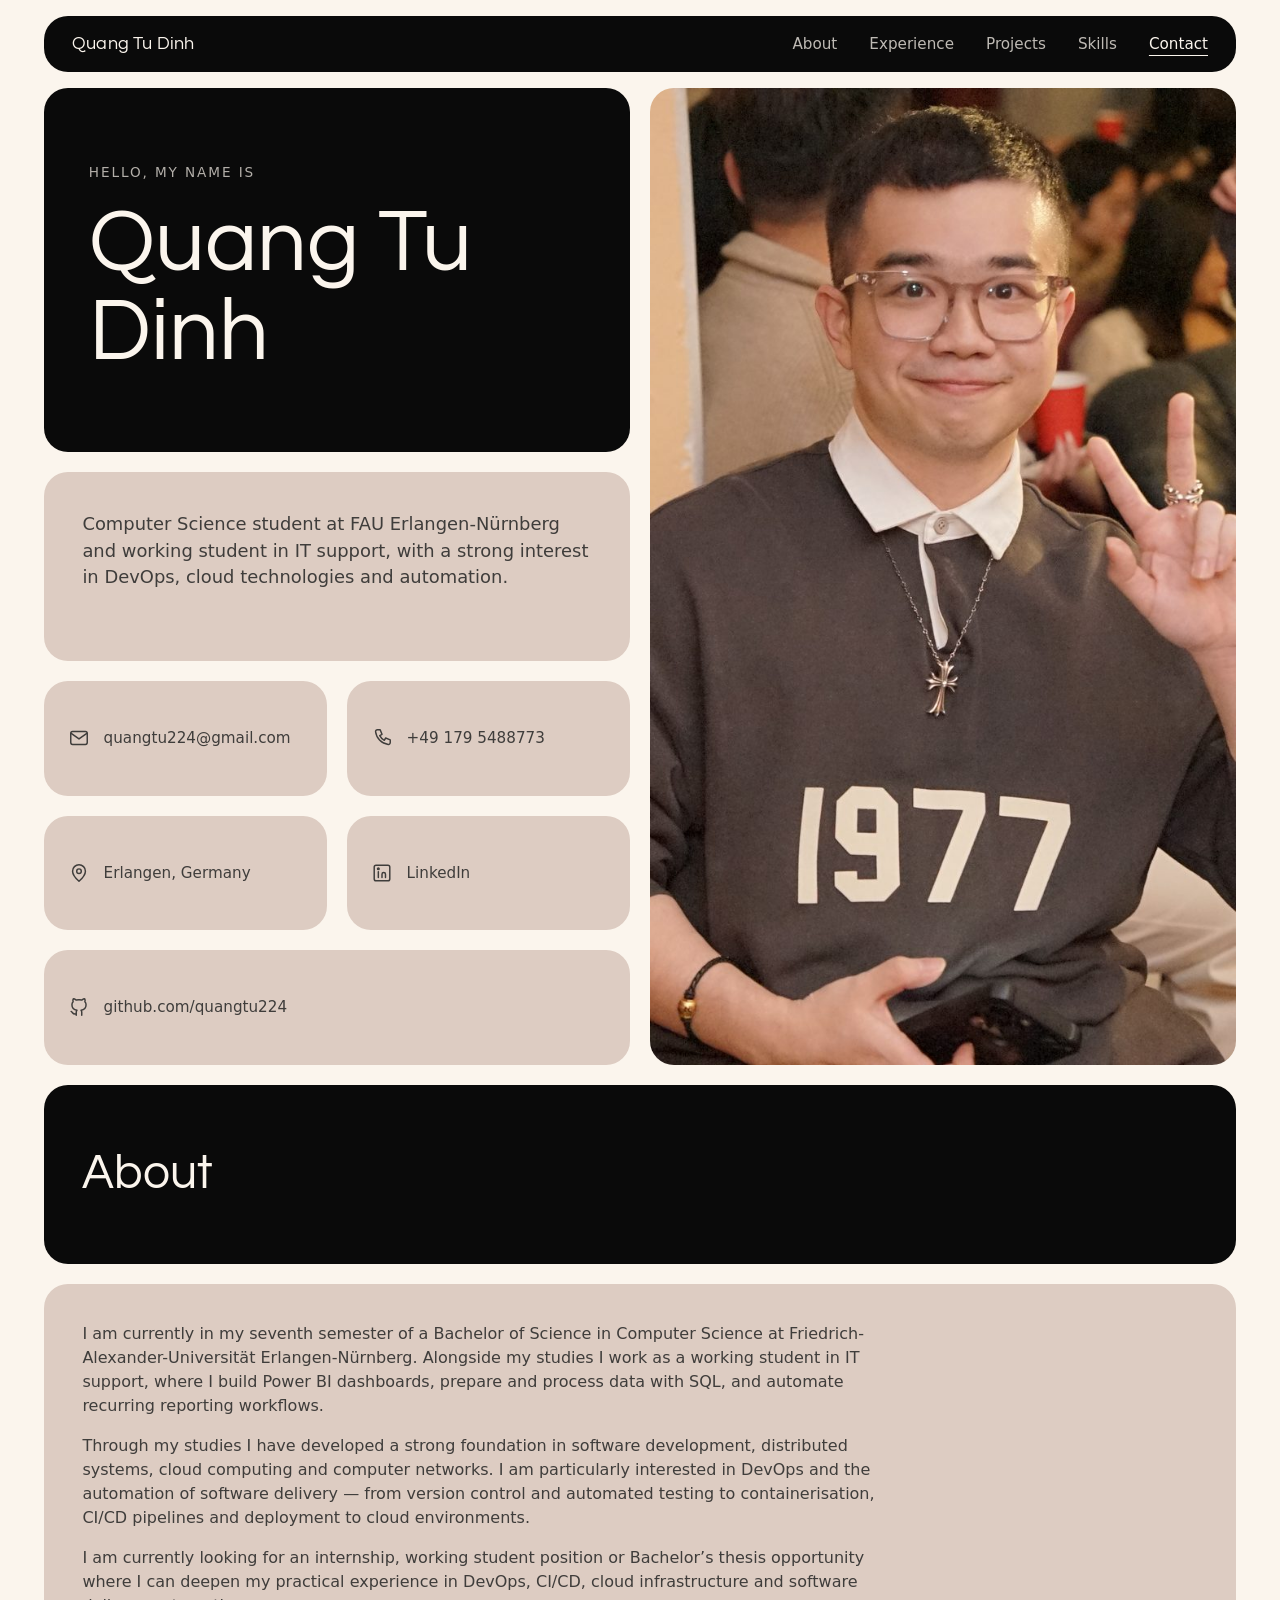
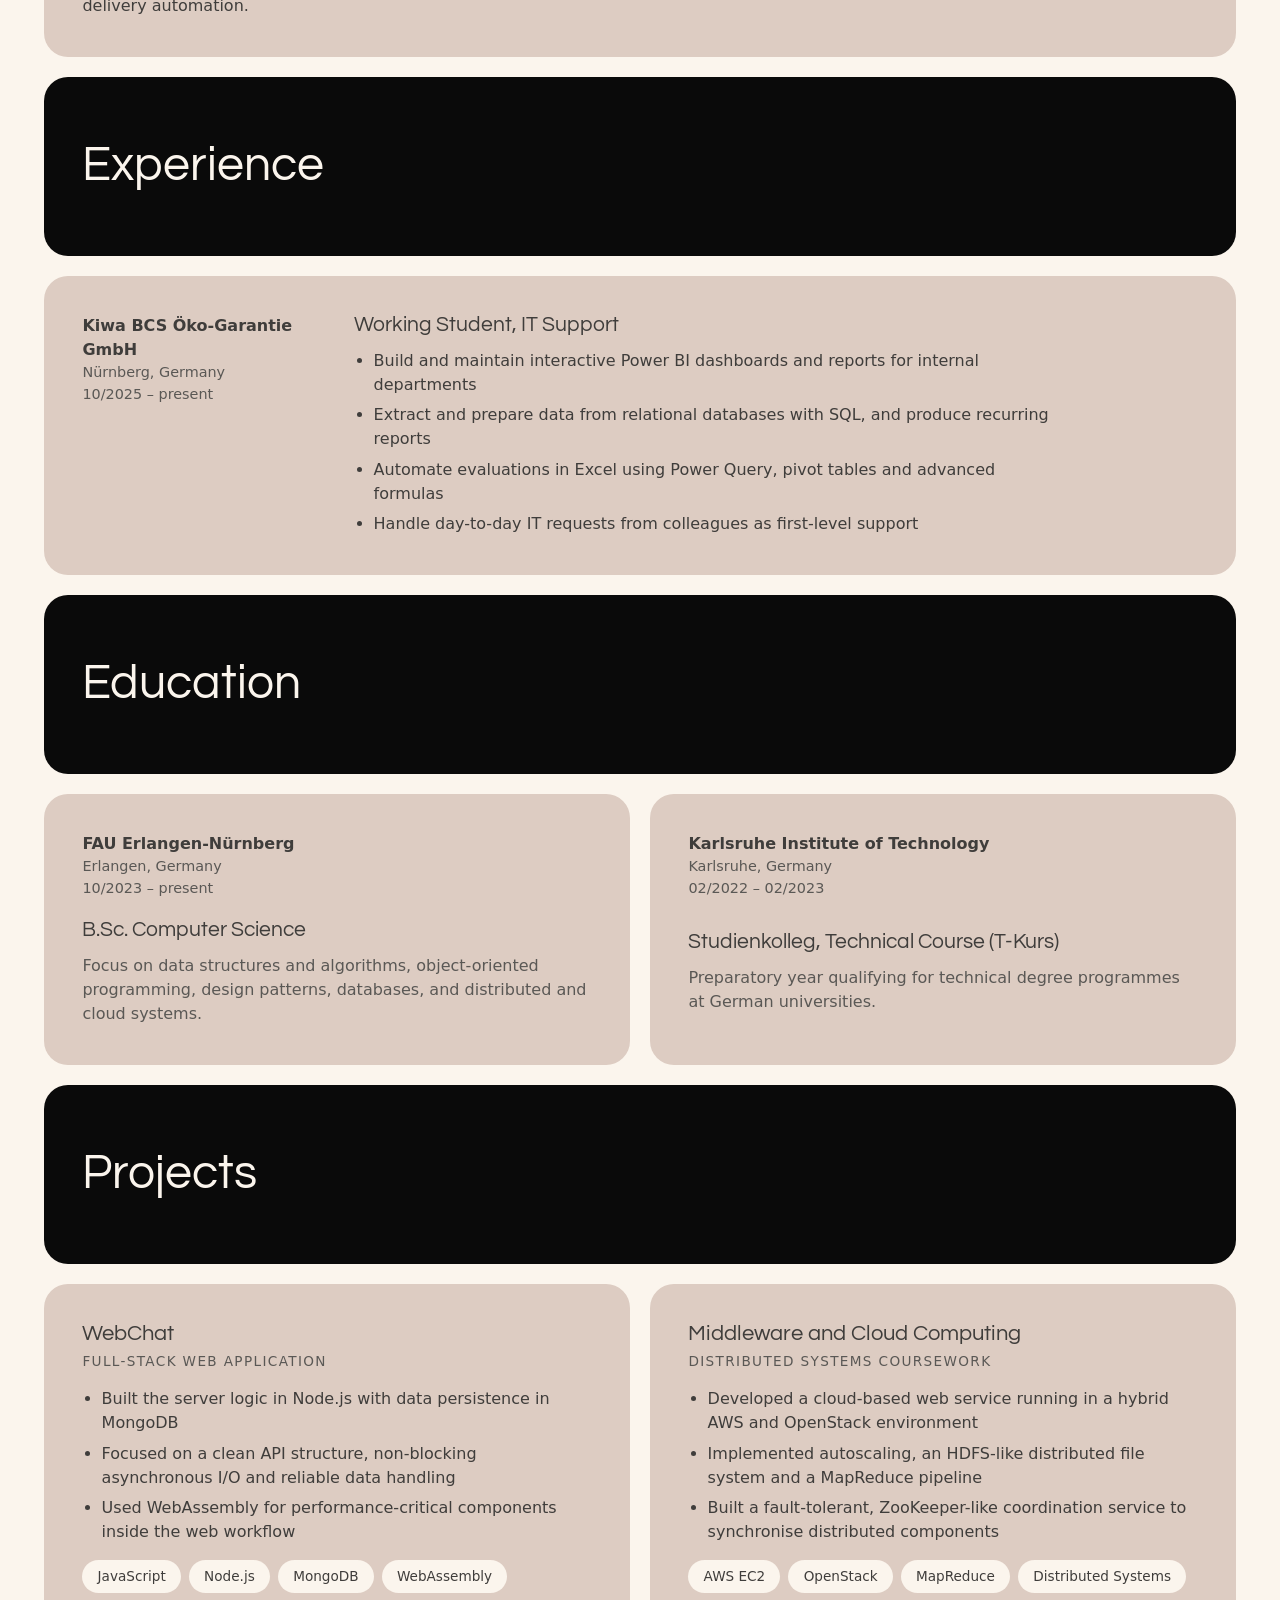
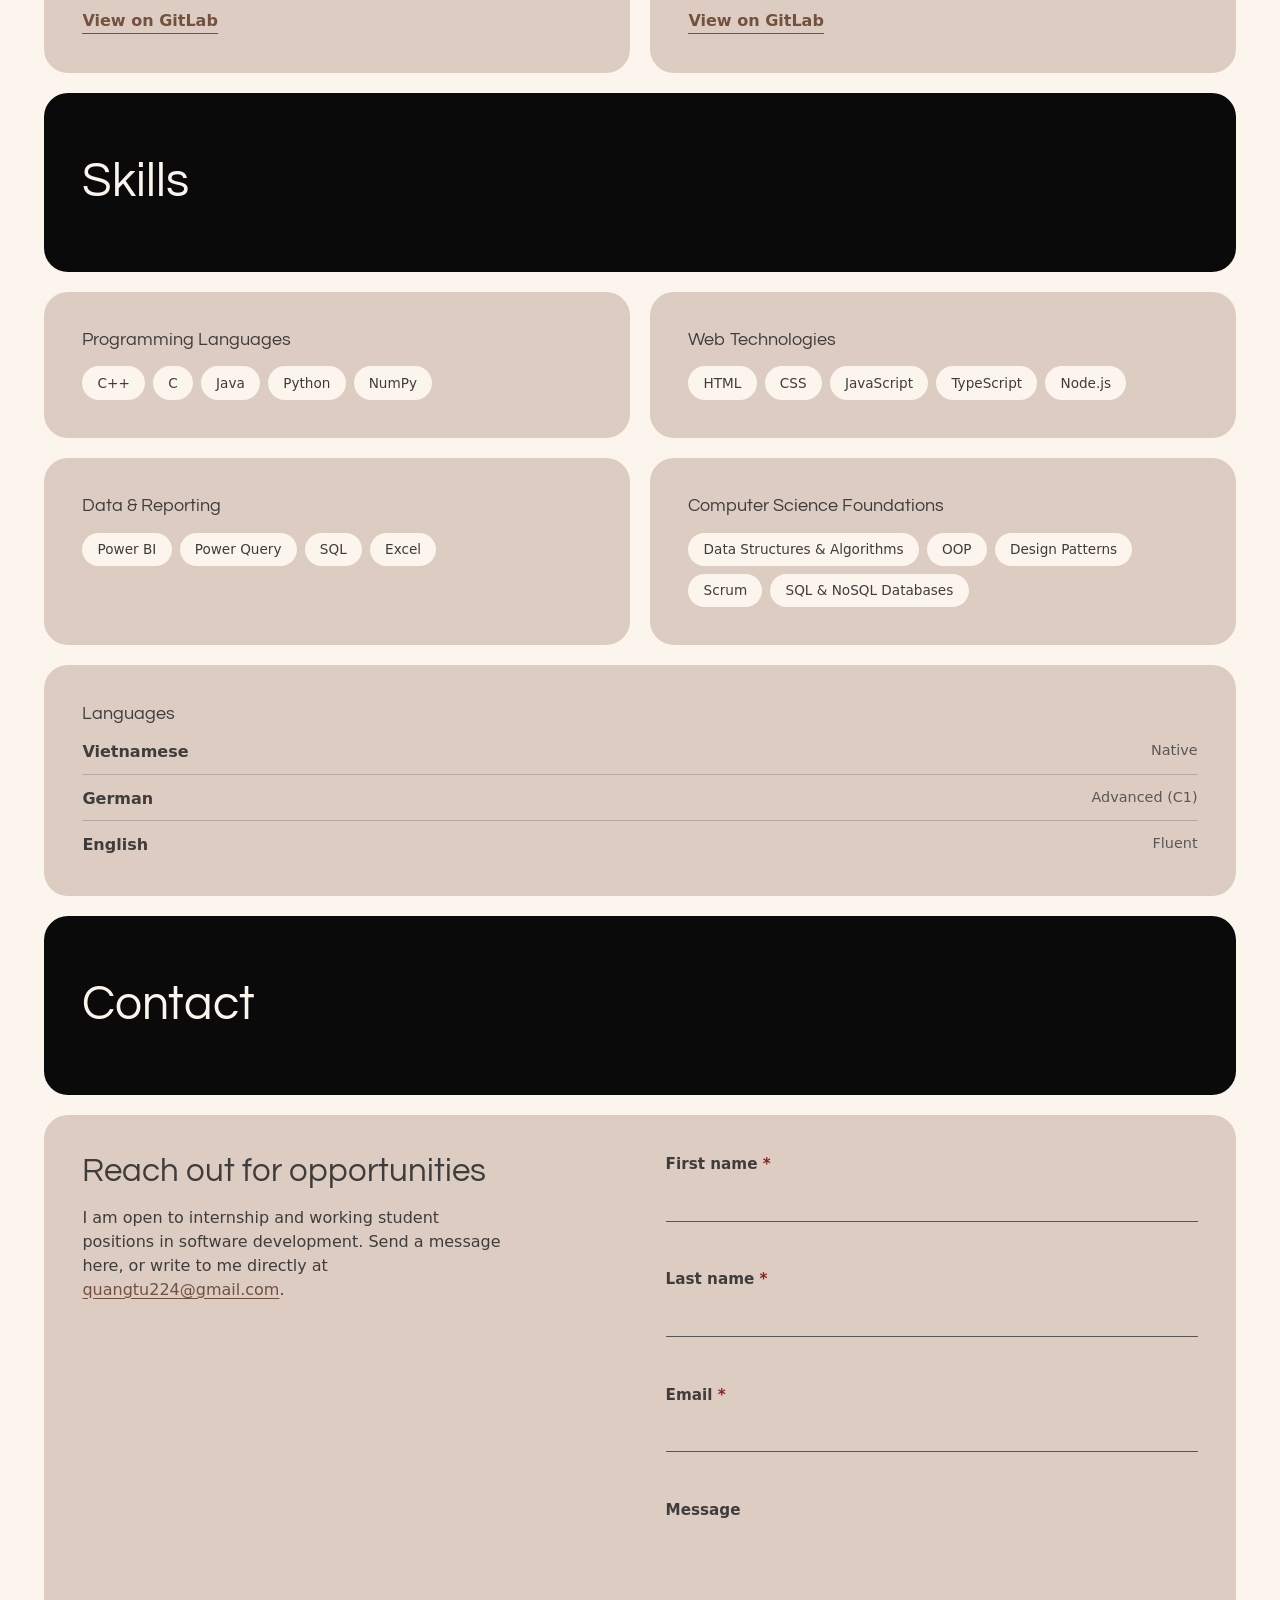
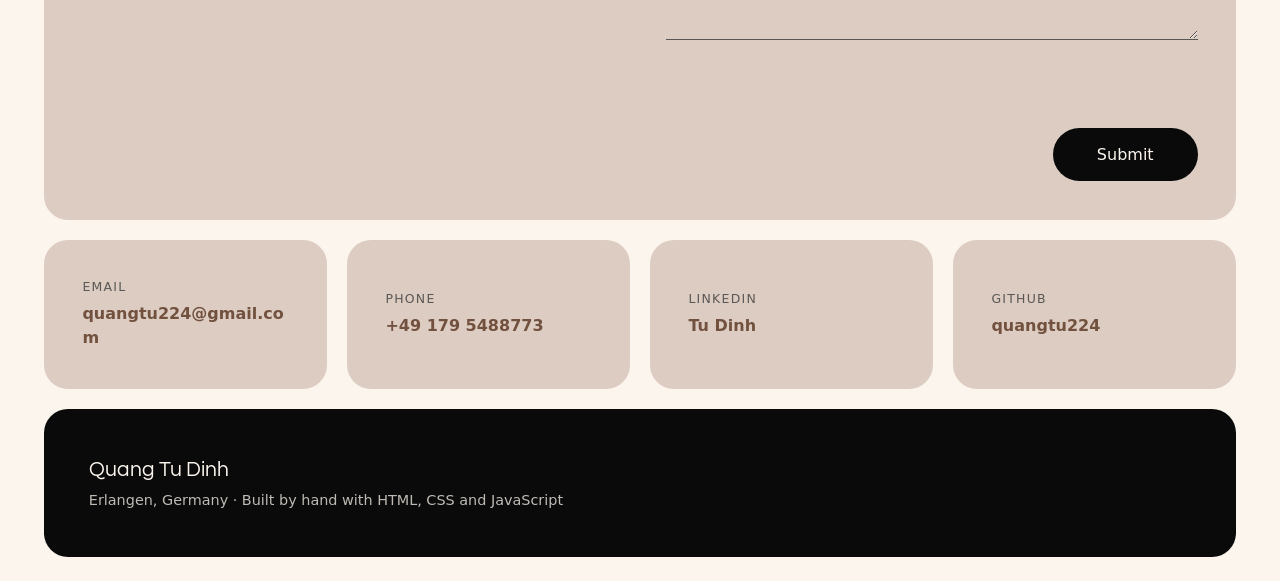
<file: index.html>
<!DOCTYPE html>
<html lang="en">

<head>
  <meta charset="UTF-8" />
  <meta name="viewport" content="width=device-width, initial-scale=1.0" />
  <title>Quang Tu Dinh - Computer Science Student</title>
  <meta name="description"
    content="Computer Science student at FAU Erlangen-N&uuml;rnberg and working student in IT support, focused on DevOps, cloud technologies and the automation of software delivery." />
  <meta property="og:type" content="website">
  <meta property="og:url" content="https://quangtu224.github.io/FirstWebsite/">
  <meta property="og:title" content="Quang Tu Dinh - Computer Science Student">
  <meta property="og:description"
    content="Computer Science student at FAU Erlangen-N&uuml;rnberg and working student in IT support, focused on DevOps, cloud technologies and the automation of software delivery.">
  <meta property="og:image" content="https://quangtu224.github.io/FirstWebsite/img/og-image.png">
  <meta property="og:image:alt"
    content="Portrait of Quang Tu Dinh beside the words Computer Science Student, FAU Erlangen-N&uuml;rnberg.">
  <meta name="twitter:card" content="summary_large_image">
  <link rel="preconnect" href="https://fonts.googleapis.com">
  <link rel="preconnect" href="https://fonts.gstatic.com" crossorigin>
  <link rel="stylesheet" href="https://fonts.googleapis.com/css2?family=Questrial&display=swap">
  <link rel="stylesheet" href="styles.css" />
  <script src="script.js" defer></script>
  <link rel="icon" type="image/svg+xml" href="img/favicon.svg">
</head>

<body id="top">

  <a class="skip-link" href="#main">Skip to content</a>

  <header class="site-header">
    <div class="container">
      <div class="header-inner">
        <a href="#top" class="brand">Quang Tu Dinh</a>

        <button class="nav-toggle" type="button" aria-expanded="false" aria-controls="primary-nav"
          aria-label="Open menu">
          <span class="nav-toggle-bar"></span>
          <span class="nav-toggle-bar"></span>
          <span class="nav-toggle-bar"></span>
        </button>

        <nav id="primary-nav" class="site-nav" aria-label="Main navigation">
          <ul>
            <li><a href="#about">About</a></li>
            <li><a href="#experience">Experience</a></li>
            <li><a href="#projects">Projects</a></li>
            <li><a href="#skills">Skills</a></li>
            <li><a href="#contact">Contact</a></li>
          </ul>
        </nav>
      </div>
    </div>
  </header>

  <main id="main">

    <!-- ============ HERO ============ -->
    <section class="hero">
      <div class="container hero-grid">

        <div class="hero-name panel-ink reveal">
          <p class="hero-eyebrow">Hello, my name is</p>
          <h1>Quang Tu<br>Dinh</h1>
        </div>

        <div class="hero-photo reveal">
          <img src="img/portrait.jpg" alt="Quang Tu Dinh" width="720" height="1200">
        </div>

        <div class="hero-lead panel reveal">
          <p>
            Computer Science student at FAU Erlangen-N&uuml;rnberg and working student in IT support,
            with a strong interest in DevOps, cloud technologies and automation.
          </p>
        </div>

        <ul class="hero-contact reveal">
          <li class="contact-tile">
            <svg class="tile-icon" viewBox="0 0 24 24" aria-hidden="true">
              <rect x="3" y="5" width="18" height="14" rx="2" />
              <path d="m3.5 7 8.5 6 8.5-6" />
            </svg>
            <a href="mailto:quangtu224@gmail.com">quangtu224@gmail.com</a>
          </li>
          <li class="contact-tile">
            <svg class="tile-icon" viewBox="0 0 24 24" aria-hidden="true">
              <path
                d="M7 3h3l2 5-2.5 1.5a12 12 0 0 0 5 5L16 12l5 2v3a2 2 0 0 1-2.2 2A16 16 0 0 1 5 5.2 2 2 0 0 1 7 3z" />
            </svg>
            <a href="tel:+491795488773">+49 179 5488773</a>
          </li>
          <li class="contact-tile">
            <svg class="tile-icon" viewBox="0 0 24 24" aria-hidden="true">
              <path d="M12 21s7-6.3 7-11a7 7 0 1 0-14 0c0 4.7 7 11 7 11z" />
              <circle cx="12" cy="10" r="2.5" />
            </svg>
            <span>Erlangen, Germany</span>
          </li>
          <li class="contact-tile">
            <svg class="tile-icon" viewBox="0 0 24 24" aria-hidden="true">
              <rect x="3.5" y="3.5" width="17" height="17" rx="2" />
              <path d="M8 10.5V17M12 17v-3.6a1.9 1.9 0 0 1 3.8 0V17" />
              <circle cx="8" cy="7.4" r="0.9" />
            </svg>
            <a href="https://www.linkedin.com/in/quangtudinh" target="_blank" rel="noopener">LinkedIn</a>
          </li>
          <li class="contact-tile contact-tile-wide">
            <svg class="tile-icon" viewBox="0 0 24 24" aria-hidden="true">
              <path
                d="M9 19.5c-4 1.2-4-2.2-5.6-2.7M15 21v-3.3a2.9 2.9 0 0 0-.8-2.2c2.7-.3 5.5-1.3 5.5-6a4.6 4.6 0 0 0-1.3-3.2 4.3 4.3 0 0 0-.1-3.2s-1-.3-3.3 1.3a11.4 11.4 0 0 0-6 0C6.7 2.8 5.7 3.1 5.7 3.1a4.3 4.3 0 0 0-.1 3.2A4.6 4.6 0 0 0 4.3 9.5c0 4.7 2.8 5.7 5.5 6a2.9 2.9 0 0 0-.8 2.2V21" />
            </svg>
            <a href="https://github.com/quangtu224" target="_blank" rel="noopener">github.com/quangtu224</a>
          </li>
        </ul>

      </div>
    </section>

    <!-- ============ ABOUT ============ -->
    <section id="about" class="section">
      <div class="container">
        <h2 class="section-title reveal">About</h2>

        <div class="panel about-panel reveal">
          <p>
            I am currently in my seventh semester of a Bachelor of Science in Computer Science at
            Friedrich-Alexander-Universit&auml;t Erlangen-N&uuml;rnberg. Alongside my studies I work as a
            working student in IT support, where I build Power BI dashboards, prepare and process data
            with SQL, and automate recurring reporting workflows.
          </p>
          <p>
            Through my studies I have developed a strong foundation in software development, distributed
            systems, cloud computing and computer networks. I am particularly interested in DevOps and the
            automation of software delivery &mdash; from version control and automated testing to
            containerisation, CI/CD pipelines and deployment to cloud environments.
          </p>
          <p>
            I am currently looking for an internship, working student position or Bachelor&rsquo;s thesis
            opportunity where I can deepen my practical experience in DevOps, CI/CD, cloud infrastructure
            and software delivery automation.
          </p>
        </div>
      </div>
    </section>

    <!-- ============ EXPERIENCE ============ -->
    <section id="experience" class="section">
      <div class="container">
        <h2 class="section-title reveal">Experience</h2>

        <article class="entry panel reveal">
          <div class="entry-meta">
            <p class="entry-org">Kiwa BCS &Ouml;ko-Garantie GmbH</p>
            <p class="entry-place">N&uuml;rnberg, Germany</p>
            <p class="entry-date">10/2025 &ndash; present</p>
          </div>
          <div class="entry-body">
            <h3 class="entry-role">Working Student, IT Support</h3>
            <ul class="entry-list">
              <li>Build and maintain interactive Power BI dashboards and reports for internal departments</li>
              <li>Extract and prepare data from relational databases with SQL, and produce recurring reports</li>
              <li>Automate evaluations in Excel using Power Query, pivot tables and advanced formulas</li>
              <li>Handle day-to-day IT requests from colleagues as first-level support</li>
            </ul>
          </div>
        </article>

      </div>
    </section>

    <!-- ============ EDUCATION ============ -->
    <section id="education" class="section">
      <div class="container">
        <h2 class="section-title reveal">Education</h2>

        <div class="pair-grid">
          <article class="entry entry-stacked panel reveal">
            <div class="entry-meta">
              <p class="entry-org">FAU Erlangen-N&uuml;rnberg</p>
              <p class="entry-place">Erlangen, Germany</p>
              <p class="entry-date">10/2023 &ndash; present</p>
            </div>
            <div class="entry-body">
              <h3 class="entry-role">B.Sc. Computer Science</h3>
              <p class="entry-text">
                Focus on data structures and algorithms, object-oriented programming, design patterns,
                databases, and distributed and cloud systems.
              </p>
            </div>
          </article>

          <article class="entry entry-stacked panel reveal">
            <div class="entry-meta">
              <p class="entry-org">Karlsruhe Institute of Technology</p>
              <p class="entry-place">Karlsruhe, Germany</p>
              <p class="entry-date">02/2022 &ndash; 02/2023</p>
            </div>
            <div class="entry-body">
              <h3 class="entry-role">Studienkolleg, Technical Course (T-Kurs)</h3>
              <p class="entry-text">
                Preparatory year qualifying for technical degree programmes at German universities.
              </p>
            </div>
          </article>
        </div>
      </div>
    </section>

    <!-- ============ PROJECTS ============ -->
    <section id="projects" class="section">
      <div class="container">
        <h2 class="section-title reveal">Projects</h2>

        <div class="pair-grid">

          <article class="panel project reveal">
            <h3 class="project-title">WebChat</h3>
            <p class="project-subtitle">Full-stack web application</p>
            <ul class="entry-list">
              <li>Built the server logic in Node.js with data persistence in MongoDB</li>
              <li>Focused on a clean API structure, non-blocking asynchronous I/O and reliable data handling</li>
              <li>Used WebAssembly for performance-critical components inside the web workflow</li>
            </ul>
            <ul class="tag-list">
              <li class="tag">JavaScript</li>
              <li class="tag">Node.js</li>
              <li class="tag">MongoDB</li>
              <li class="tag">WebAssembly</li>
            </ul>
            <!-- TODO: replace with the real GitLab URL for this project -->
            <a class="project-link" href="https://gitlab.com/YOUR-USERNAME/webchat" target="_blank" rel="noopener">
              View on GitLab
            </a>
          </article>

          <article class="panel project reveal">
            <h3 class="project-title">Middleware and Cloud Computing</h3>
            <p class="project-subtitle">Distributed systems coursework</p>
            <ul class="entry-list">
              <li>Developed a cloud-based web service running in a hybrid AWS and OpenStack environment</li>
              <li>Implemented autoscaling, an HDFS-like distributed file system and a MapReduce pipeline</li>
              <li>Built a fault-tolerant, ZooKeeper-like coordination service to synchronise distributed components</li>
            </ul>
            <ul class="tag-list">
              <li class="tag">AWS EC2</li>
              <li class="tag">OpenStack</li>
              <li class="tag">MapReduce</li>
              <li class="tag">Distributed Systems</li>
            </ul>
            <!-- TODO: replace with the real GitLab URL for this project -->
            <a class="project-link" href="https://gitlab.com/YOUR-USERNAME/middleware-cloud" target="_blank"
              rel="noopener">
              View on GitLab
            </a>
          </article>

        </div>
      </div>
    </section>

    <!-- ============ SKILLS ============ -->
    <section id="skills" class="section">
      <div class="container">
        <h2 class="section-title reveal">Skills</h2>

        <div class="pair-grid">

          <div class="skill-group panel reveal">
            <h3 class="skill-heading">Programming Languages</h3>
            <ul class="tag-list">
              <li class="tag">C++</li>
              <li class="tag">C</li>
              <li class="tag">Java</li>
              <li class="tag">Python</li>
              <li class="tag">NumPy</li>
            </ul>
          </div>

          <div class="skill-group panel reveal">
            <h3 class="skill-heading">Web Technologies</h3>
            <ul class="tag-list">
              <li class="tag">HTML</li>
              <li class="tag">CSS</li>
              <li class="tag">JavaScript</li>
              <li class="tag">TypeScript</li>
              <li class="tag">Node.js</li>
            </ul>
          </div>

          <div class="skill-group panel reveal">
            <h3 class="skill-heading">Data &amp; Reporting</h3>
            <ul class="tag-list">
              <li class="tag">Power BI</li>
              <li class="tag">Power Query</li>
              <li class="tag">SQL</li>
              <li class="tag">Excel</li>
            </ul>
          </div>

          <div class="skill-group panel reveal">
            <h3 class="skill-heading">Computer Science Foundations</h3>
            <ul class="tag-list">
              <li class="tag">Data Structures &amp; Algorithms</li>
              <li class="tag">OOP</li>
              <li class="tag">Design Patterns</li>
              <li class="tag">Scrum</li>
              <li class="tag">SQL &amp; NoSQL Databases</li>
            </ul>
          </div>

          <div class="skill-group panel languages-panel reveal">
            <h3 class="skill-heading">Languages</h3>
            <ul class="language-list">
              <li><span class="language-name">Vietnamese</span> <span class="language-level">Native</span></li>
              <li><span class="language-name">German</span> <span class="language-level">Advanced (C1)</span></li>
              <li><span class="language-name">English</span> <span class="language-level">Fluent</span></li>
            </ul>
          </div>

        </div>
      </div>
    </section>

    <!-- ============ CONTACT ============ -->
    <section id="contact" class="section">
      <div class="container">
        <h2 class="section-title reveal">Contact</h2>

        <div class="panel form-panel reveal">
          <div class="form-intro">
            <h3>Reach out for opportunities</h3>
            <p>
              I am open to internship and working student positions in software development.
              Send a message here, or write to me directly at
              <a href="mailto:quangtu224@gmail.com">quangtu224@gmail.com</a>.
            </p>
          </div>

          <!-- The page is static, so it cannot send mail itself. The form POSTs to a
               form backend, which forwards the message by email.
               TODO: replace YOUR-FORM-ID with the endpoint from your Formspree form. -->
          <form class="contact-form" action="https://formspree.io/f/mkjwkagd" method="POST">
            <input type="hidden" name="_subject" value="New message from your CV website">

            <div class="field">
              <label for="first-name">First name <span class="req">*</span></label>
              <input id="first-name" name="firstName" type="text" autocomplete="given-name"
                aria-describedby="first-name-error" required>
              <p class="field-error" id="first-name-error"></p>
            </div>

            <div class="field">
              <label for="last-name">Last name <span class="req">*</span></label>
              <input id="last-name" name="lastName" type="text" autocomplete="family-name"
                aria-describedby="last-name-error" required>
              <p class="field-error" id="last-name-error"></p>
            </div>

            <div class="field">
              <label for="email">Email <span class="req">*</span></label>
              <input id="email" name="email" type="email" autocomplete="email" aria-describedby="email-error" required>
              <p class="field-error" id="email-error"></p>
            </div>

            <div class="field">
              <label for="message">Message</label>
              <textarea id="message" name="message" rows="4" aria-describedby="message-error"></textarea>
              <p class="field-error" id="message-error"></p>
            </div>

            <!-- Honeypot: invisible to people, irresistible to spam bots. Anything
                 that fills it in gets the submission dropped by the backend. -->
            <div class="honeypot" aria-hidden="true">
              <label for="company">Company</label>
              <input id="company" name="_gotcha" type="text" tabindex="-1" autocomplete="off">
            </div>

            <p class="form-status" role="status" aria-live="polite"></p>

            <button class="btn-submit" type="submit">Submit</button>
          </form>
        </div>

        <ul class="contact-list">
          <li class="panel contact-card reveal">
            <span class="contact-label">Email</span>
            <a href="mailto:quangtu224@gmail.com">quangtu224@gmail.com</a>
          </li>
          <li class="panel contact-card reveal">
            <span class="contact-label">Phone</span>
            <a href="tel:+491795488773">+49 179 5488773</a>
          </li>
          <li class="panel contact-card reveal">
            <span class="contact-label">LinkedIn</span>
            <a href="https://www.linkedin.com/in/quangtudinh" target="_blank" rel="noopener">Tu Dinh</a>
          </li>
          <li class="panel contact-card reveal">
            <span class="contact-label">GitHub</span>
            <a href="https://github.com/quangtu224" target="_blank" rel="noopener">quangtu224</a>
          </li>
        </ul>
      </div>
    </section>

  </main>

  <footer class="site-footer">
    <div class="container">
      <div class="footer-inner panel-ink">
        <p class="footer-name">Quang Tu Dinh</p>
        <p class="footer-note">Erlangen, Germany &middot; Built by hand with HTML, CSS and JavaScript</p>
      </div>
    </div>
  </footer>

</body>

</html>
</file>
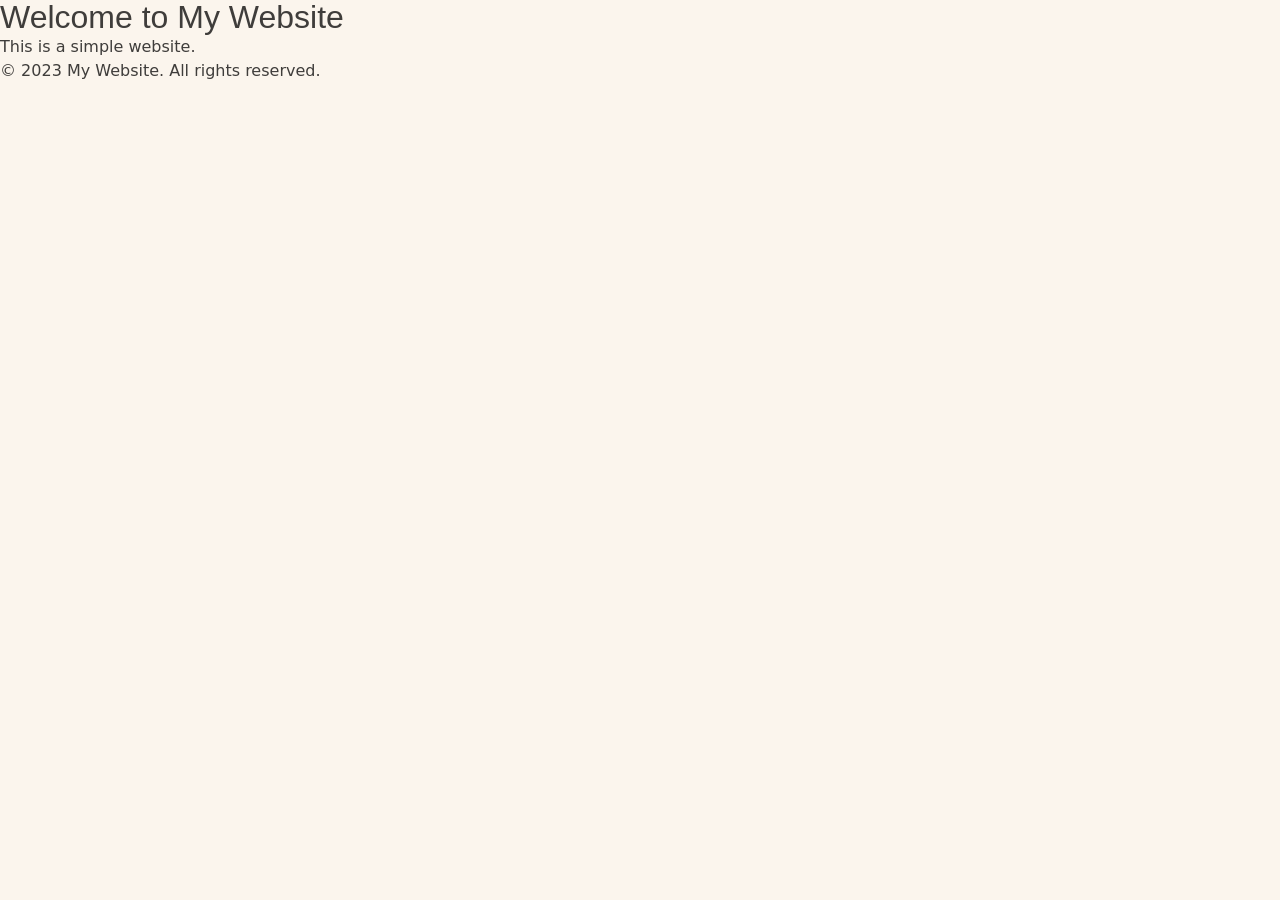
<file: website.html>
<!DOCTYPE html>
<html lang="en">

<head>
  <meta charset="UTF-8" />
  <meta name="viewport" content="width=device-width, initial-scale=1.0" />
  <title>My Website</title>
  <link rel="stylesheet" href="styles.css" />
</head>

<body>
  <header>
    <h1>Welcome to My Website</h1>
  </header>
  <main>
    <p>This is a simple website.</p>
  </main>
  <footer>
    <p>&copy; 2023 My Website. All rights reserved.</p>
  </footer>
</body>

</html>
</file>
<file: styles.css>
/* =========================================================
   1. DESIGN TOKENS
   Palette and shapes taken from the Wix "Student CV (Fresh)"
   template: cream page, beige cards, solid black feature cards,
   large corner radius, no borders and no shadows.
   ========================================================= */
:root {
  /* Two page colours carry the whole design. */
  --bg: #FBF5ED;
  /* cream page */
  --card: #DDCCC2;
  /* beige content cards */

  /* Black is the accent, used only for feature cards and the nav pill. */
  --ink: #0A0A0A;
  --on-ink: #FBF5ED;

  /* Text. --muted and --accent are darkened from the template values so
     they clear WCAG AA on the beige cards as well as on the cream page. */
  --text: #3F3D3B;
  --muted: #5A5855;
  --accent: #72523F;

  --font-heading: 'Questrial', sans-serif;
  --font-body: system-ui, -apple-system, 'Segoe UI', Helvetica, Arial, sans-serif;

  /* Shape and rhythm. --gap is the distance between every card. */
  --radius: 24px;
  --gap: 1.25rem;
  --header-height: 5.5rem;
}

/* =========================================================
   2. RESET
   ========================================================= */
*,
*::before,
*::after {
  box-sizing: border-box;
  margin: 0;
  padding: 0;
}

img {
  max-width: 100%;
  display: block;
}

input,
button,
textarea,
select {
  font: inherit;
  color: inherit;
}

a {
  color: inherit;
  text-decoration: none;
}

/* =========================================================
   3. BASE TYPOGRAPHY
   ========================================================= */
html {
  scroll-behavior: smooth;
}

@media (prefers-reduced-motion: reduce) {
  html {
    scroll-behavior: auto;
  }
}

body {
  font-family: var(--font-body);
  background-color: var(--bg);
  color: var(--text);
  line-height: 1.5;
}

h1,
h2,
h3,
h4 {
  font-family: var(--font-heading);
  font-weight: 400;
  line-height: 1.1;
}

/* Shared focus ring so keyboard users can always see where they are. */
a:focus-visible,
button:focus-visible {
  outline: 2px solid var(--accent);
  outline-offset: 3px;
  border-radius: 4px;
}

.panel-ink a:focus-visible,
.panel-ink button:focus-visible {
  outline-color: var(--on-ink);
}

/* =========================================================
   4. LAYOUT PRIMITIVES
   The whole page is one grid of cards. Two card types carry it:
   .panel (beige, content) and .panel-ink (black, headings).
   ========================================================= */
.container {
  max-width: 1240px;
  margin: 0 auto;
  padding: 0 1.5rem;
}

/* Uniform gap between every card on the page, including across
   section boundaries - that even rhythm is what makes a bento
   layout read as one grid rather than stacked sections. */
.section {
  padding-bottom: var(--gap);
  scroll-margin-top: var(--header-height);
}

.panel {
  background-color: var(--card);
  border-radius: var(--radius);
  padding: clamp(1.5rem, 3vw, 2.5rem);
}

.panel-ink {
  background-color: var(--ink);
  color: var(--on-ink);
  border-radius: var(--radius);
  padding: clamp(1.75rem, 3.5vw, 3rem);
}

/* Section headings are not text on the page - they are their own
   black card spanning the full width. */
.section-title {
  display: flex;
  align-items: center;
  min-height: clamp(110px, 14vw, 180px);
  margin-bottom: var(--gap);
  padding: clamp(1.5rem, 4vw, 2.5rem) clamp(1.5rem, 3vw, 2.75rem);
  background-color: var(--ink);
  color: var(--on-ink);
  border-radius: var(--radius);
  font-size: clamp(1.75rem, 4.5vw, 3rem);
}

/* Two-up card grid used by Education, Projects and Skills.
   The template keeps a strict two-column rhythm at every desktop
   width, so this is a fixed 2 rather than an auto-fit count. */
.pair-grid {
  display: grid;
  grid-template-columns: repeat(2, 1fr);
  gap: var(--gap);
}

/* Odd card out: let it run the full width instead of leaving a hole. */
.languages-panel {
  grid-column: 1 / -1;
}

.skip-link {
  position: absolute;
  left: -9999px;
  top: 0;
  z-index: 100;
  padding: 0.75rem 1.25rem;
  background-color: var(--ink);
  color: var(--on-ink);
  border-radius: 0 0 var(--radius) 0;
}

.skip-link:focus {
  left: 0;
}

/* =========================================================
   5. HEADER + NAVIGATION
   A floating black pill, inset from the edges of the window.
   ========================================================= */
.site-header {
  position: sticky;
  top: 0;
  z-index: 10;
  padding: 1rem 0;
  /* Opaque so cards do not show through the gap around the pill. */
  background-color: var(--bg);
}

.header-inner {
  position: relative;
  display: flex;
  justify-content: space-between;
  align-items: center;
  gap: 1rem;
  min-height: 3.5rem;
  padding: 0.75rem 1.75rem;
  background-color: var(--ink);
  color: var(--on-ink);
  border-radius: var(--radius);
}

.brand {
  font-family: var(--font-heading);
  font-size: 1.15rem;
  letter-spacing: 0.01em;
}

.site-nav ul {
  display: flex;
  gap: 2rem;
  list-style: none;
}

.site-nav a {
  font-size: 0.95rem;
  opacity: 0.75;
  transition: opacity 0.2s;
}

.site-nav a:hover {
  opacity: 1;
}

/* Nav item for the section currently in view - script.js adds this class */
.site-nav a.is-active {
  opacity: 1;
  text-decoration: underline;
  text-underline-offset: 6px;
}

.nav-toggle {
  display: none;
  flex-direction: column;
  justify-content: center;
  gap: 5px;
  width: 44px;
  height: 44px;
  padding: 0;
  background: none;
  border: none;
  color: inherit;
  cursor: pointer;
}

.nav-toggle-bar {
  display: block;
  width: 24px;
  height: 2px;
  background-color: currentColor;
  transition: transform 0.25s, opacity 0.25s;
}

.nav-toggle[aria-expanded="true"] .nav-toggle-bar:nth-child(1) {
  transform: translateY(7px) rotate(45deg);
}

.nav-toggle[aria-expanded="true"] .nav-toggle-bar:nth-child(2) {
  opacity: 0;
}

.nav-toggle[aria-expanded="true"] .nav-toggle-bar:nth-child(3) {
  transform: translateY(-7px) rotate(-45deg);
}

/* =========================================================
   6. HERO
   Left column stacks name / lead / contact tiles; the portrait
   card sits in the right column and spans all three rows.
   ========================================================= */
.hero-grid {
  display: grid;
  grid-template-columns: 1fr 1fr;
  gap: var(--gap);
  padding-bottom: var(--gap);
}

.hero-name,
.hero-lead,
.hero-contact {
  grid-column: 1;
}

.hero-photo {
  grid-column: 2;
  grid-row: 1 / span 3;
  border-radius: var(--radius);
  overflow: hidden;
}

.hero-photo img {
  width: 100%;
  height: 100%;
  object-fit: cover;
}

.hero-name {
  display: flex;
  flex-direction: column;
  justify-content: center;
  min-height: clamp(220px, 26vw, 380px);
}

.hero-eyebrow {
  font-size: 0.85rem;
  letter-spacing: 0.14em;
  text-transform: uppercase;
  opacity: 0.7;
  margin-bottom: 1rem;
}

.hero-name h1 {
  font-size: clamp(2.75rem, 7vw, 5.5rem);
  line-height: 1.02;
}

.hero-lead p {
  font-size: clamp(1rem, 1.4vw, 1.2rem);
  color: var(--text);
}

.hero-contact {
  list-style: none;
  display: grid;
  grid-template-columns: 1fr 1fr;
  gap: var(--gap);
}

.contact-tile {
  display: flex;
  align-items: center;
  gap: 0.85rem;
  min-height: 104px;
  padding: 1.25rem 1.5rem;
  background-color: var(--card);
  border-radius: var(--radius);
  font-size: 0.95rem;
  word-break: break-word;
}

/* The fifth tile has no partner, so let it run the full width
   instead of leaving a hole in the grid. */
.contact-tile-wide {
  grid-column: 1 / -1;
}

.tile-icon {
  width: 22px;
  height: 22px;
  flex: none;
  fill: none;
  stroke: currentColor;
  stroke-width: 1.6;
  stroke-linecap: round;
  stroke-linejoin: round;
}

.contact-tile a {
  transition: color 0.2s;
}

.contact-tile a:hover {
  color: var(--accent);
  text-decoration: underline;
}

/* =========================================================
   7. ABOUT
   ========================================================= */
.about-panel p+p {
  margin-top: 1rem;
}

.about-panel p {
  max-width: 78ch;
}


/* =========================================================
   8. ENTRY (shared by Experience and Education)
   ========================================================= */
.entry {
  display: grid;
  grid-template-columns: 240px 1fr;
  gap: 2rem;
}

/* Education cards sit two-up, so there is no room for a side column. */
.entry-stacked {
  grid-template-columns: 1fr;
  gap: 1.25rem;
}

.entry-org {
  font-weight: 600;
}

.entry-place,
.entry-date {
  font-size: 0.9rem;
  color: var(--muted);
}

.entry-role {
  font-size: 1.3rem;
  margin-bottom: 0.75rem;
}

.entry-text {
  color: var(--muted);
  max-width: 60ch;
}

.entry-list {
  list-style: disc;
  padding-left: 1.2rem;
  display: grid;
  gap: 0.4rem;
}

.entry-list li {
  max-width: 68ch;
}

/* =========================================================
   9. PROJECTS
   ========================================================= */
.project {
  display: flex;
  flex-direction: column;
  gap: 1rem;
}

.project-title {
  font-size: 1.4rem;
}

.project-subtitle {
  font-size: 0.85rem;
  color: var(--muted);
  text-transform: uppercase;
  letter-spacing: 0.1em;
  margin-top: -0.75rem;
}

.project-link {
  margin-top: auto;
  align-self: flex-start;
  color: var(--accent);
  font-weight: 600;
  border-bottom: 1px solid currentColor;
  transition: opacity 0.2s;
}

.project-link:hover {
  opacity: 0.7;
}

/* =========================================================
   10. SKILLS + LANGUAGES
   ========================================================= */
.skill-heading {
  font-size: 1.15rem;
  margin-bottom: 1rem;
}

.tag-list {
  list-style: none;
  display: flex;
  flex-wrap: wrap;
  gap: 0.5rem;
}

/* Cream pills on the beige card - the same two page colours,
   swapped round, so no extra colour enters the palette. */
.tag {
  background-color: var(--bg);
  border-radius: 999px;
  padding: 0.4rem 0.95rem;
  font-size: 0.85rem;
}

.language-list {
  list-style: none;
  display: grid;
  gap: 0.75rem;
}

.language-list li {
  display: flex;
  justify-content: space-between;
  gap: 1rem;
  padding-bottom: 0.6rem;
  border-bottom: 1px solid rgba(10, 10, 10, 0.18);
}

.language-list li:last-child {
  border-bottom: none;
  padding-bottom: 0;
}

.language-name {
  font-weight: 600;
}

.language-level {
  color: var(--muted);
  font-size: 0.9rem;
}

/* =========================================================
   11. CONTACT
   ========================================================= */
.contact-list {
  list-style: none;
  display: grid;
  grid-template-columns: repeat(auto-fit, minmax(min(240px, 100%), 1fr));
  gap: var(--gap);
}

.contact-card {
  display: flex;
  flex-direction: column;
  gap: 0.35rem;
  min-height: 120px;
  justify-content: center;
}

.contact-label {
  font-size: 0.78rem;
  text-transform: uppercase;
  letter-spacing: 0.1em;
  color: var(--muted);
}

.contact-card a {
  color: var(--accent);
  font-weight: 600;
  word-break: break-word;
  transition: opacity 0.2s;
}

.contact-card a:hover {
  opacity: 0.7;
  text-decoration: underline;
}

/* =========================================================
   12. CONTACT FORM
   The page is static and cannot send mail. The form POSTs to a
   third-party form backend, which forwards it by email. Because
   it is a plain <form action method="POST">, it still works with
   JavaScript switched off - the browser does a normal submit and
   validates the required fields itself.
   ========================================================= */
.form-panel {
  display: grid;
  grid-template-columns: 1fr 1fr;
  gap: clamp(2rem, 4vw, 4rem);
  align-items: start;
  margin-bottom: var(--gap);
}

.form-intro h3 {
  font-size: clamp(1.5rem, 2.6vw, 2.1rem);
  margin-bottom: 1rem;
}

.form-intro p {
  max-width: 42ch;
}

.form-intro a {
  color: var(--accent);
  text-decoration: underline;
  text-underline-offset: 3px;
}

.contact-form {
  display: grid;
  gap: 1.5rem;
}

.field {
  display: grid;
  gap: 0.4rem;
}

.field label {
  font-size: 0.95rem;
  font-weight: 600;
}

.req {
  color: #8E2020;
}

/* Underline-only inputs, as in the template. The line uses --muted
   so it clears the 3:1 contrast minimum for control boundaries. */
.field input,
.field textarea {
  background: none;
  border: none;
  border-bottom: 1px solid var(--muted);
  border-radius: 0;
  padding: 0.45rem 0;
  color: var(--text);
  transition: border-color 0.2s;
}

.field textarea {
  resize: vertical;
  min-height: 96px;
}

.field input:focus-visible,
.field textarea:focus-visible {
  outline: 2px solid var(--accent);
  outline-offset: 4px;
  border-bottom-color: var(--ink);
}

/* Empty and hidden until something fills it in. Kept in the flow with
   a reserved line so showing an error does not shift the layout. */
.field-error {
  min-height: 1.2em;
  font-size: 0.85rem;
  color: #8E2020;
}

.form-status {
  min-height: 1.2em;
  font-size: 0.95rem;
}

.form-status.is-error {
  color: #8E2020;
}

.form-status.is-success {
  color: #1B5E20;
}

/* Pushed off-screen rather than display:none - bots read the DOM and
   skip anything hidden outright. */
.honeypot {
  position: absolute;
  left: -9999px;
  width: 1px;
  height: 1px;
  overflow: hidden;
}

.btn-submit {
  justify-self: end;
  padding: 0.9rem 2.75rem;
  background-color: var(--ink);
  color: var(--on-ink);
  border: none;
  border-radius: 999px;
  cursor: pointer;
  transition: opacity 0.2s;
}

.btn-submit:hover {
  opacity: 0.85;
}

.btn-submit[disabled] {
  opacity: 0.5;
  cursor: default;
}

@media (max-width: 900px) {
  .form-panel {
    grid-template-columns: 1fr;
  }
}

/* =========================================================
   13. FOOTER
   ========================================================= */
.site-footer {
  padding-bottom: 1.5rem;
}

.footer-name {
  font-family: var(--font-heading);
  font-size: 1.3rem;
}

.footer-note {
  font-size: 0.9rem;
  opacity: 0.75;
  margin-top: 0.35rem;
}

/* =========================================================
   14. SCROLL REVEAL
   The hidden state applies only when <html> carries the "js"
   class, which JavaScript adds itself. If the script fails or
   is blocked, nothing is hidden and the page stays readable.
   ========================================================= */
.js .reveal {
  opacity: 0;
  transform: translateY(24px);
  /* Animate opacity and transform only: they are the two properties
     the browser can handle on the GPU without recalculating layout. */
  transition: opacity 0.6s ease-out, transform 0.6s ease-out;
}

.js .reveal.is-visible {
  opacity: 1;
  transform: none;
}

.js .pair-grid .reveal:nth-child(2),
.js .contact-list .reveal:nth-child(2) {
  transition-delay: 0.08s;
}

.js .pair-grid .reveal:nth-child(3),
.js .contact-list .reveal:nth-child(3) {
  transition-delay: 0.16s;
}

.js .pair-grid .reveal:nth-child(4),
.js .contact-list .reveal:nth-child(4) {
  transition-delay: 0.24s;
}

@media (prefers-reduced-motion: reduce) {
  .js .reveal {
    opacity: 1;
    transform: none;
    transition: none;
  }
}

/* =========================================================
   15. RESPONSIVE
   ========================================================= */
@media (max-width: 900px) {

  /* One column: the portrait moves under the name block. */
  .hero-grid {
    grid-template-columns: 1fr;
  }

  .hero-name,
  .hero-lead,
  .hero-contact,
  .hero-photo {
    grid-column: 1;
  }

  .hero-photo {
    grid-row: auto;
    max-height: 60vh;
  }

  .entry {
    grid-template-columns: 1fr;
    gap: 1.25rem;
  }

  .pair-grid {
    grid-template-columns: 1fr;
  }
}

@media (max-width: 720px) {
  :root {
    --radius: 20px;
  }

  .nav-toggle {
    display: flex;
  }

  .site-nav {
    position: absolute;
    top: calc(100% + 0.5rem);
    left: 0;
    right: 0;
    display: none;
    padding: 0.5rem 1.5rem 1rem;
    background-color: var(--ink);
    border-radius: var(--radius);
  }

  .site-nav.is-open {
    display: block;
  }

  .site-nav ul {
    flex-direction: column;
    gap: 0;
  }

  .site-nav li+li {
    border-top: 1px solid rgba(251, 245, 237, 0.2);
  }

  .site-nav a {
    display: block;
    padding: 0.85rem 0;
  }

  .hero-contact {
    grid-template-columns: 1fr;
  }

  .contact-tile {
    min-height: 84px;
  }
}

/* =========================================================
   16. PRINT
   The bento look is for screens. On paper the cards, the black
   heading blocks and the portrait would eat toner and pages, so
   the design collapses back to a plain document.
   ========================================================= */
@media print {

  .site-header,
  .skip-link,
  .site-footer,
  .form-panel,
  .hero-photo {
    display: none;
  }

  /* CRITICAL: blocks the reader never scrolled to are still at
     opacity 0, and the browser prints them exactly as they are. */
  .js .reveal {
    opacity: 1 !important;
    transform: none !important;
    transition: none !important;
  }

  body {
    background: #fff;
    color: #000;
    /* pt, not px: print is measured in physical units. */
    font-size: 11pt;
    line-height: 1.4;
  }

  .container {
    max-width: none;
    padding: 0;
  }

  /* Cards become plain blocks with a hairline rule instead of fills. */
  .panel,
  .contact-tile,
  .tag {
    background: none;
    border-radius: 0;
    padding: 0;
  }

  .panel {
    padding-bottom: 0.75rem;
  }

  .tag {
    padding: 0;
  }

  .tag:not(:last-child)::after {
    content: ",";
  }

  .tag-list {
    gap: 0.35rem;
  }

  /* The black heading cards turn back into ordinary headings. */
  .section-title {
    display: block;
    min-height: 0;
    /* the radius would leave curled ends on the rule */
    border-radius: 0;
    padding: 0 0 0.3rem;
    margin-bottom: 0.9rem;
    background: none;
    color: #000;
    border-bottom: 1px solid #999;
    font-size: 15pt;
  }

  .hero-name {
    min-height: 0;
    background: none;
    color: #000;
    padding: 0;
  }

  .hero-name h1 {
    font-size: 24pt;
  }

  .hero-grid,
  .pair-grid,
  .hero-contact,
  .contact-list {
    display: block;
  }

  .contact-tile,
  .contact-card {
    min-height: 0;
    margin-bottom: 0.25rem;
  }

  .section {
    padding-bottom: 0.75rem;
  }

  .entry-place,
  .entry-date,
  .entry-text,
  .project-subtitle,
  .contact-label,
  .contact-card a,
  .project-link,
  .language-level,
  .hero-eyebrow {
    color: #000;
  }

  /* Never split one job, one degree or one project across two pages. */
  .entry,
  .project,
  .skill-group {
    break-inside: avoid;
  }

  .section-title,
  .entry-role,
  .project-title,
  .skill-heading {
    break-after: avoid;
  }

  /* Links do nothing on paper, so spell the destination out. */
  .contact-tile a[href^="http"]::after,
  .project-link[href^="http"]::after,
  .contact-card a[href^="http"]::after {
    content: " (" attr(href) ")";
    font-size: 0.85em;
    word-break: break-all;
  }
}
</file>
